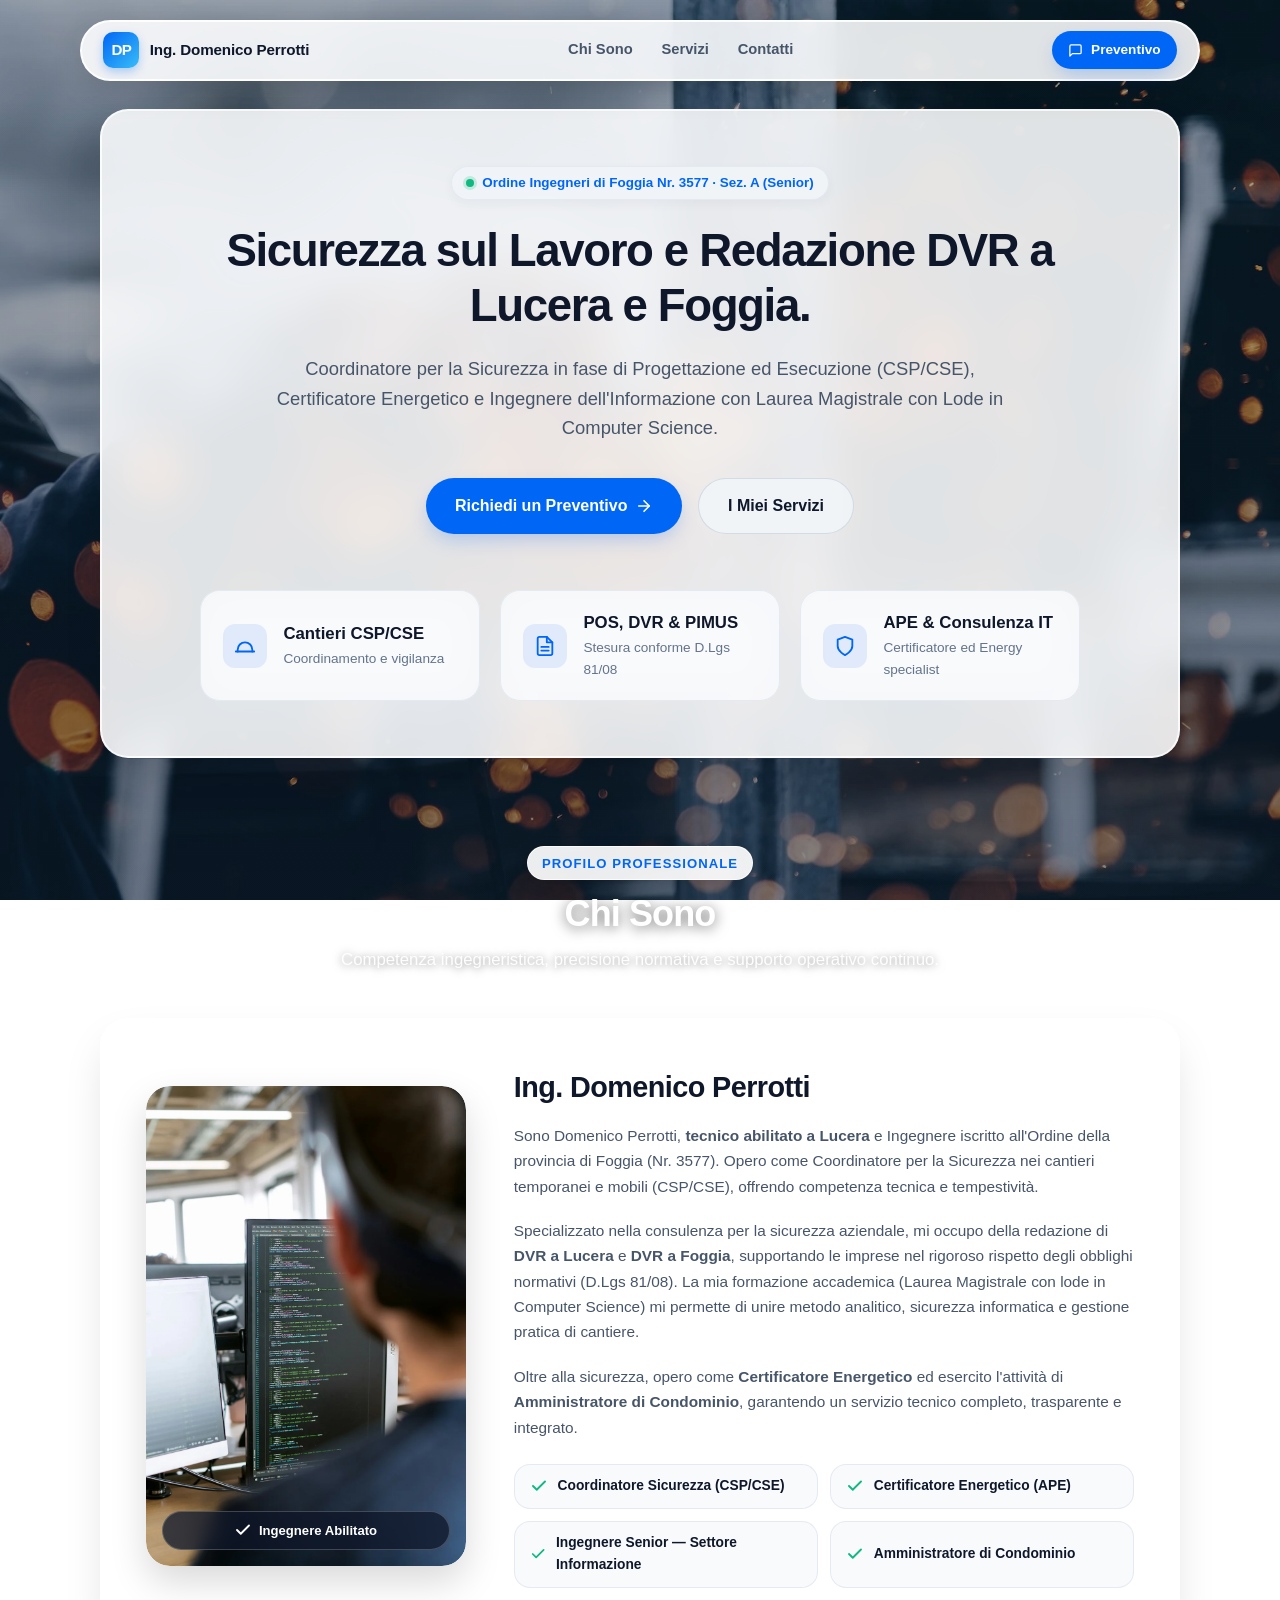
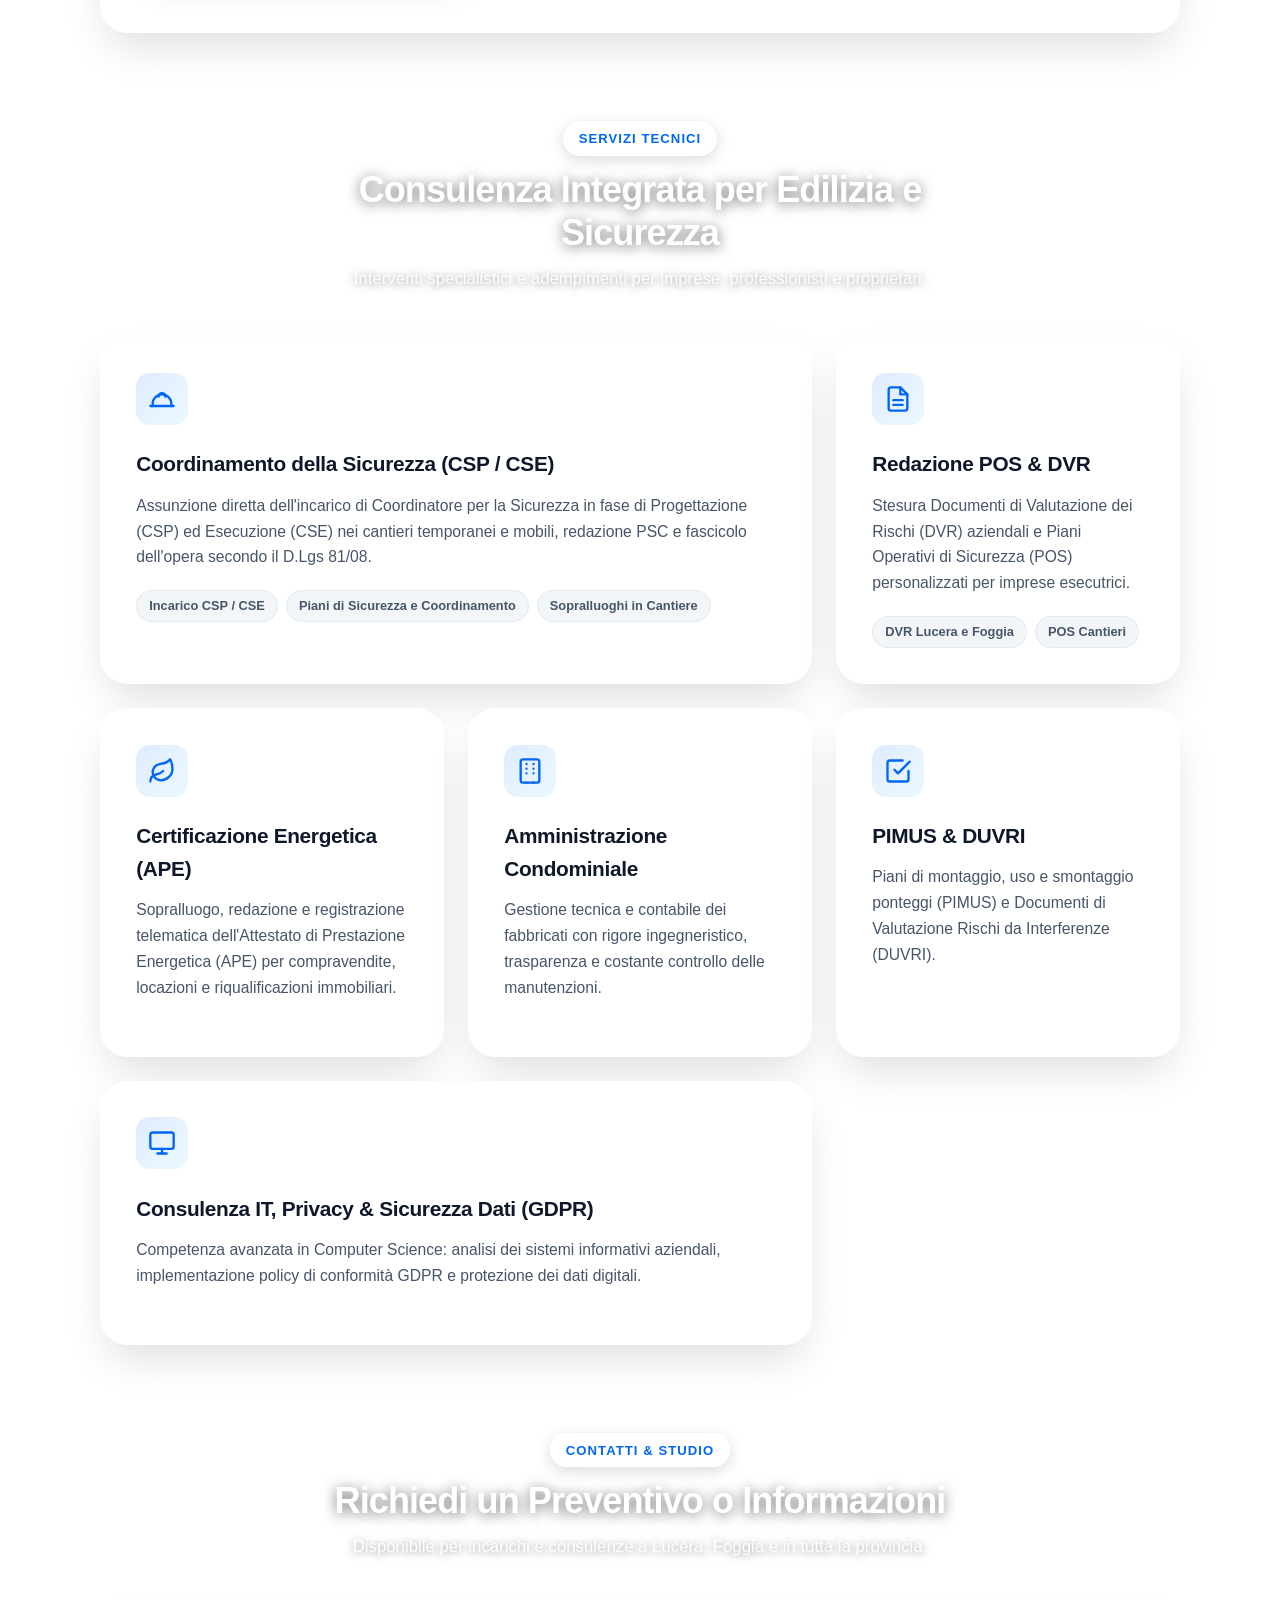
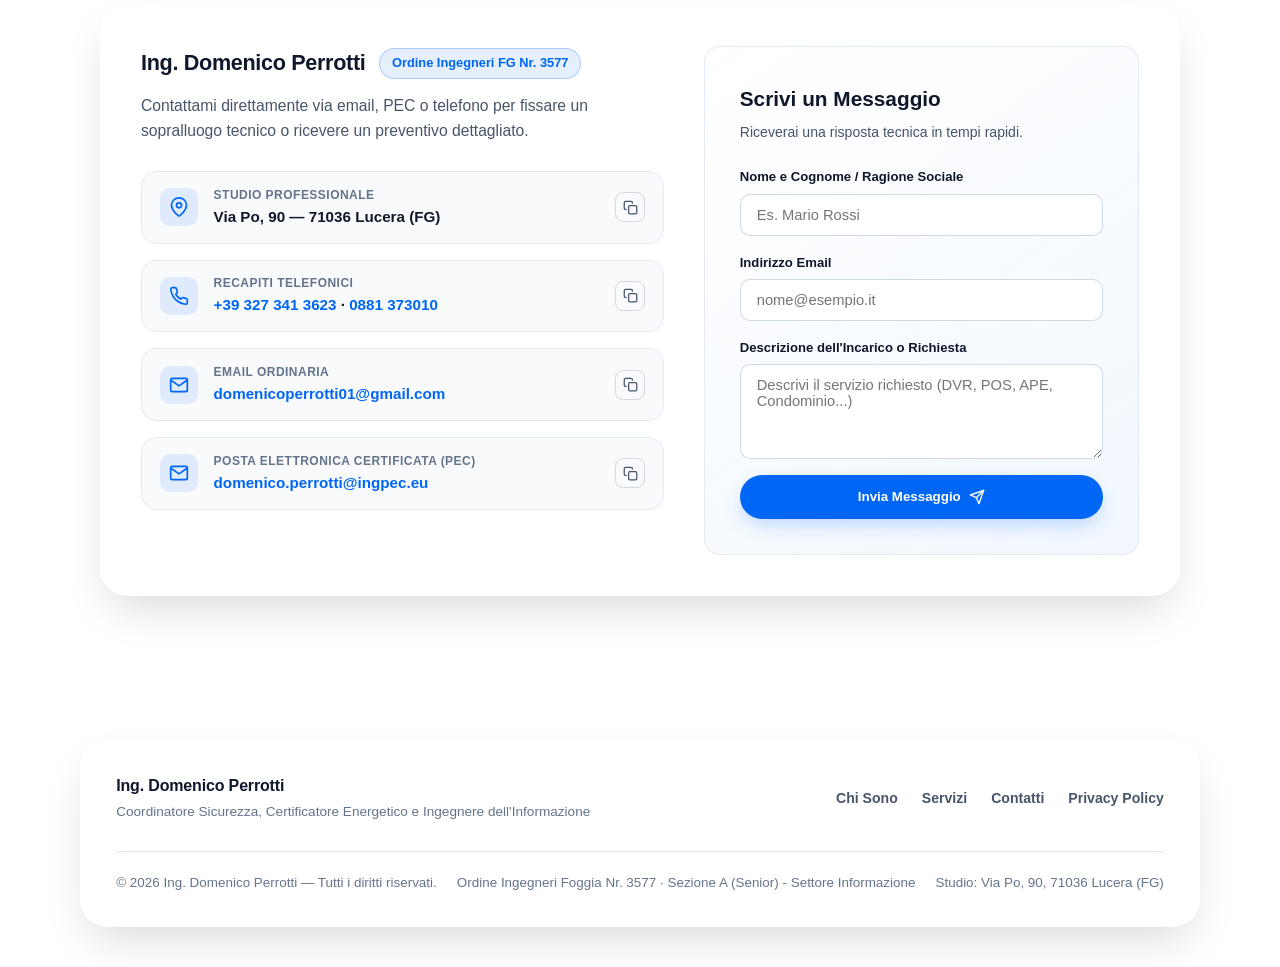
<file: index.html>
<!DOCTYPE html>
<html lang="it">

<head>
    <meta charset="UTF-8">
    <meta name="viewport" content="width=device-width, initial-scale=1.0">
    <title>Ing. Domenico Perrotti | Redazione DVR a Lucera e Foggia | Sicurezza sul Lavoro</title>
    <meta name="description"
        content="Ing. Domenico Perrotti: Redazione Documento Valutazione Rischi (DVR) a Lucera e Foggia. Coordinatore Sicurezza CSP/CSE e Certificatore Energetico.">
    <meta name="keywords"
        content="Tecnici abilitati piani sicurezza Foggia, Ingegnere, Redazione POS Foggia, DVR Foggia, Coordinatore Sicurezza Foggia, Ing. Domenico Perrotti, Lucera, Sicurezza Cantieri">
    <meta name="theme-color" content="#0066f5">

    <meta name="google-site-verification" content="3owK7jIBkP3UJEfsJWdLj-ApVMctesGj8ihE9ozPap8" />

    <!-- Favicon Originali del sito -->
    <link rel="icon" type="image/png" href="img/favicon-96x96.png" sizes="96x96" />
    <link rel="icon" type="image/svg+xml" href="img/favicon.svg" />
    <link rel="shortcut icon" href="img/favicon.ico" />
    <link rel="apple-touch-icon" sizes="180x180" href="img/apple-touch-icon.png" />
    <link rel="manifest" href="img/site.webmanifest" />

    <!-- Canonical URL -->
    <link rel="canonical" href="https://domenicope.github.io/">

    <!-- Open Graph / Facebook -->
    <meta property="og:type" content="website">
    <meta property="og:url" content="https://domenicope.github.io/">
    <meta property="og:title" content="Ing. Domenico Perrotti | Redazione DVR a Lucera e Foggia | Sicurezza sul Lavoro">
    <meta property="og:description"
        content="Ing. Domenico Perrotti: Redazione Documento Valutazione Rischi (DVR) a Lucera e Foggia. Coordinatore Sicurezza CSP/CSE e Certificatore Energetico.">
    <meta property="og:image" content="https://domenicope.github.io/img/profile.jpg">

    <!-- Twitter -->
    <meta property="twitter:card" content="summary_large_image">
    <meta property="twitter:url" content="https://domenicope.github.io/">
    <meta property="twitter:title"
        content="Ing. Domenico Perrotti | Redazione DVR a Lucera e Foggia | Sicurezza sul Lavoro">
    <meta property="twitter:description"
        content="Ing. Domenico Perrotti: Redazione Documento Valutazione Rischi (DVR) a Lucera e Foggia. Coordinatore Sicurezza CSP/CSE e Certificatore Energetico.">
    <meta property="twitter:image" content="https://domenicope.github.io/img/profile.jpg">

    <!-- Google Fonts: Inter -->
    <link rel="preconnect" href="https://fonts.googleapis.com">
    <link rel="preconnect" href="https://fonts.gstatic.com" crossorigin>
    <link href="https://fonts.googleapis.com/css2?family=Inter:wght@300;400;500;600;700;800&display=swap" rel="stylesheet">

    <link rel="stylesheet" href="style.css">

    <!-- CSP -->
    <meta http-equiv="Content-Security-Policy" content="
    default-src 'self';
    script-src 'self' 'unsafe-inline';
    style-src 'self' 'unsafe-inline' https://fonts.googleapis.com;
    font-src 'self' https://fonts.gstatic.com;
    img-src 'self' data:;
    form-action 'self' https://formspree.io;
    connect-src 'self' https://formspree.io;
    ">

    <!-- Structured Data (Schema.org JSON-LD) -->
    <script type="application/ld+json">
    {
      "@context": "https://schema.org",
      "@type": "ProfessionalService",
      "name": "Ing. Domenico Perrotti",
      "image": "https://domenicope.github.io/img/profile.jpg",
      "@id": "https://domenicope.github.io",
      "url": "https://domenicope.github.io",
      "telephone": "+393273413623",
      "address": {
        "@type": "PostalAddress",
        "streetAddress": "Via Po, 90",
        "addressLocality": "Lucera",
        "addressRegion": "FG",
        "postalCode": "71036",
        "addressCountry": "IT"
      },
      "geo": {
        "@type": "GeoCoordinates",
        "latitude": 41.5000,
        "longitude": 15.3333
      },
      "areaServed": [
        {
            "@type": "City",
            "name": "Lucera"
        },
        {
            "@type": "City",
            "name": "Foggia"
        },
        {
            "@type": "AdministrativeArea",
            "name": "Provincia di Foggia"
        }
      ],
      "description": "Tecnico abilitato alla redazione dei piani di sicurezza (POS, DVR, PIMUS) in provincia di Foggia. Coordinatore Sicurezza CSP/CSE e Certificatore Energetico.",
      "priceRange": "$$"
    }
    </script>
</head>

<body>
    <!-- Sfondo fotografico cantiere originale sempre visibile e fisso con overlay di profondità -->
    <div class="bg-fixed"></div>
    <div class="bg-overlay"></div>

    <!-- Floating Glass Header (Apple/Revolut island style con shrink dinamico) -->
    <header class="glass-header">
        <nav class="nav-container">
            <div class="brand-logo">
                <span class="logo-icon logo-monogram">
                    DP
                </span>
                <span class="logo-text">Ing. Domenico Perrotti</span>
            </div>

            <div class="nav-menu">
                <a href="#chi-sono" class="nav-link">Chi Sono</a>
                <a href="#servizi" class="nav-link">Servizi</a>
                <a href="#contatti" class="nav-link">Contatti</a>
            </div>

            <div class="nav-cta">
                <a href="#contatti" class="btn btn-sm btn-primary">
                    <svg width="15" height="15" viewBox="0 0 24 24" fill="none" stroke="currentColor" stroke-width="2" stroke-linecap="round" stroke-linejoin="round">
                        <path d="M21 15a2 2 0 0 1-2 2H7l-4 4V5a2 2 0 0 1 2-2h14a2 2 0 0 1 2 2z"></path>
                    </svg>
                    <span>Preventivo</span>
                </a>
            </div>
        </nav>
    </header>

    <main class="main-wrapper">
        <!-- Hero Section Glass Card -->
        <section id="home" class="hero-section glass-card">
            <div class="pill-badge">
                <span class="badge-dot"></span>
                <span>Ordine Ingegneri di Foggia Nr. 3577 · Sez. A (Senior)</span>
            </div>

            <h1 class="hero-title">
                Sicurezza sul Lavoro e Redazione DVR a Lucera e Foggia.
            </h1>

            <p class="hero-subtitle">
                Coordinatore per la Sicurezza in fase di Progettazione ed Esecuzione (CSP/CSE), Certificatore Energetico e Ingegnere dell'Informazione con Laurea Magistrale con Lode in Computer Science.
            </p>

            <div class="hero-actions">
                <a href="#contatti" class="btn btn-lg btn-primary">
                    <span>Richiedi un Preventivo</span>
                    <svg width="18" height="18" viewBox="0 0 24 24" fill="none" stroke="currentColor" stroke-width="2.2" stroke-linecap="round" stroke-linejoin="round">
                        <line x1="5" y1="12" x2="19" y2="12"></line>
                        <polyline points="12 5 19 12 12 19"></polyline>
                    </svg>
                </a>
                <a href="#servizi" class="btn btn-lg btn-glass">
                    <span>I Miei Servizi</span>
                </a>
            </div>

            <!-- Quick Metrics / Highlights -->
            <div class="metrics-grid">
                <div class="metric-card glass-card-nested">
                    <div class="metric-icon">
                        <svg width="22" height="22" viewBox="0 0 24 24" fill="none" stroke="currentColor" stroke-width="2" stroke-linecap="round" stroke-linejoin="round">
                            <path d="M2 18h20"></path>
                            <path d="M4 18v-2a8 8 0 0 1 16 0v2"></path>
                        </svg>
                    </div>
                    <div class="metric-info">
                        <span class="metric-val">Cantieri CSP/CSE</span>
                        <span class="metric-desc">Coordinamento e vigilanza</span>
                    </div>
                </div>

                <div class="metric-card glass-card-nested">
                    <div class="metric-icon">
                        <svg width="22" height="22" viewBox="0 0 24 24" fill="none" stroke="currentColor" stroke-width="2" stroke-linecap="round" stroke-linejoin="round">
                            <path d="M14 2H6a2 2 0 0 0-2 2v16a2 2 0 0 0 2 2h12a2 2 0 0 0 2-2V8z"></path>
                            <polyline points="14 2 14 8 20 8"></polyline>
                            <line x1="16" y1="13" x2="8" y2="13"></line>
                            <line x1="16" y1="17" x2="8" y2="17"></line>
                        </svg>
                    </div>
                    <div class="metric-info">
                        <span class="metric-val">POS, DVR & PIMUS</span>
                        <span class="metric-desc">Stesura conforme D.Lgs 81/08</span>
                    </div>
                </div>

                <div class="metric-card glass-card-nested">
                    <div class="metric-icon">
                        <svg width="22" height="22" viewBox="0 0 24 24" fill="none" stroke="currentColor" stroke-width="2" stroke-linecap="round" stroke-linejoin="round">
                            <path d="M12 22s8-4 8-10V5l-8-3-8 3v7c0 6 8 10 8 10z"></path>
                        </svg>
                    </div>
                    <div class="metric-info">
                        <span class="metric-val">APE & Consulenza IT</span>
                        <span class="metric-desc">Certificatore ed Energy specialist</span>
                    </div>
                </div>
            </div>
        </section>

        <!-- About Section (Apple Frosted Glass Profile) -->
        <section id="chi-sono" class="content-section">
            <div class="section-header">
                <span class="section-tag">Profilo Professionale</span>
                <h2 class="section-title">Chi Sono</h2>
                <p class="section-desc">Competenza ingegneristica, precisione normativa e supporto operativo continuo.</p>
            </div>

            <div class="about-card glass-card">
                <div class="about-layout">
                    <div class="about-image-wrapper">
                        <picture>
                            <source srcset="img/profile.webp" type="image/webp">
                            <img src="img/profile.jpg" alt="Ing. Domenico Perrotti" class="profile-img">
                        </picture>
                        <div class="profile-badge">
                            <svg width="18" height="18" viewBox="0 0 24 24" fill="none" stroke="#ffffff" stroke-width="2.5" stroke-linecap="round" stroke-linejoin="round"><polyline points="20 6 9 17 4 12"></polyline></svg>
                            <span>Ingegnere Abilitato</span>
                        </div>
                    </div>

                    <div class="about-text-content">
                        <h3>Ing. Domenico Perrotti</h3>
                        <p class="about-lead">
                            Sono Domenico Perrotti, <strong>tecnico abilitato a Lucera</strong> e Ingegnere iscritto all'Ordine della provincia di Foggia (Nr. 3577). Opero come Coordinatore per la Sicurezza nei cantieri temporanei e mobili (CSP/CSE), offrendo competenza tecnica e tempestività.
                        </p>
                        <p>
                            Specializzato nella consulenza per la sicurezza aziendale, mi occupo della redazione di <strong>DVR a Lucera</strong> e <strong>DVR a Foggia</strong>, supportando le imprese nel rigoroso rispetto degli obblighi normativi (D.Lgs 81/08). La mia formazione accademica (Laurea Magistrale con lode in Computer Science) mi permette di unire metodo analitico, sicurezza informatica e gestione pratica di cantiere.
                        </p>
                        <p>
                            Oltre alla sicurezza, opero come <strong>Certificatore Energetico</strong> ed esercito l'attività di <strong>Amministratore di Condominio</strong>, garantendo un servizio tecnico completo, trasparente e integrato.
                        </p>

                        <div class="about-badges-grid">
                            <div class="spec-pill">
                                <svg width="18" height="18" viewBox="0 0 24 24" fill="none" stroke="#10b981" stroke-width="2.5" stroke-linecap="round" stroke-linejoin="round"><polyline points="20 6 9 17 4 12"></polyline></svg>
                                <span>Coordinatore Sicurezza (CSP/CSE)</span>
                            </div>
                            <div class="spec-pill">
                                <svg width="18" height="18" viewBox="0 0 24 24" fill="none" stroke="#10b981" stroke-width="2.5" stroke-linecap="round" stroke-linejoin="round"><polyline points="20 6 9 17 4 12"></polyline></svg>
                                <span>Certificatore Energetico (APE)</span>
                            </div>
                            <div class="spec-pill">
                                <svg width="18" height="18" viewBox="0 0 24 24" fill="none" stroke="#10b981" stroke-width="2.5" stroke-linecap="round" stroke-linejoin="round"><polyline points="20 6 9 17 4 12"></polyline></svg>
                                <span>Ingegnere Senior — Settore Informazione</span>
                            </div>
                            <div class="spec-pill">
                                <svg width="18" height="18" viewBox="0 0 24 24" fill="none" stroke="#10b981" stroke-width="2.5" stroke-linecap="round" stroke-linejoin="round"><polyline points="20 6 9 17 4 12"></polyline></svg>
                                <span>Amministratore di Condominio</span>
                            </div>
                        </div>
                    </div>
                </div>
            </div>
        </section>

        <!-- Services Bento Grid -->
        <section id="servizi" class="content-section">
            <div class="section-header">
                <span class="section-tag">Servizi Tecnici</span>
                <h2 class="section-title">Consulenza Integrata per Edilizia e Sicurezza</h2>
                <p class="section-desc">Interventi specialistici e adempimenti per imprese, professionisti e proprietari.</p>
            </div>

            <div class="bento-grid">
                <!-- Bento Card 1: Coordinamento Sicurezza (Large) -->
                <div class="bento-card bento-span-2 glass-card">
                    <div class="bento-icon-wrapper">
                        <svg width="28" height="28" viewBox="0 0 24 24" fill="none" stroke="currentColor" stroke-width="2" stroke-linecap="round" stroke-linejoin="round">
                            <path d="M2 18h20"></path>
                            <path d="M4 18v-2a8 8 0 0 1 16 0v2"></path>
                            <path d="M9 10a3 3 0 0 1 6 0"></path>
                        </svg>
                    </div>
                    <div class="bento-content">
                        <h3>Coordinamento della Sicurezza (CSP / CSE)</h3>
                        <p>
                            Assunzione diretta dell'incarico di Coordinatore per la Sicurezza in fase di Progettazione (CSP) ed Esecuzione (CSE) nei cantieri temporanei e mobili, redazione PSC e fascicolo dell'opera secondo il D.Lgs 81/08.
                        </p>
                        <div class="bento-pills">
                            <span class="feature-pill">Incarico CSP / CSE</span>
                            <span class="feature-pill">Piani di Sicurezza e Coordinamento</span>
                            <span class="feature-pill">Sopralluoghi in Cantiere</span>
                        </div>
                    </div>
                </div>

                <!-- Bento Card 2: POS & DVR -->
                <div class="bento-card glass-card">
                    <div class="bento-icon-wrapper">
                        <svg width="28" height="28" viewBox="0 0 24 24" fill="none" stroke="currentColor" stroke-width="2" stroke-linecap="round" stroke-linejoin="round">
                            <path d="M14 2H6a2 2 0 0 0-2 2v16a2 2 0 0 0 2 2h12a2 2 0 0 0 2-2V8z"></path>
                            <polyline points="14 2 14 8 20 8"></polyline>
                            <line x1="16" y1="13" x2="8" y2="13"></line>
                            <line x1="16" y1="17" x2="8" y2="17"></line>
                        </svg>
                    </div>
                    <div class="bento-content">
                        <h3>Redazione POS & DVR</h3>
                        <p>
                            Stesura Documenti di Valutazione dei Rischi (DVR) aziendali e Piani Operativi di Sicurezza (POS) personalizzati per imprese esecutrici.
                        </p>
                        <div class="bento-pills">
                            <span class="feature-pill">DVR Lucera e Foggia</span>
                            <span class="feature-pill">POS Cantieri</span>
                        </div>
                    </div>
                </div>

                <!-- Bento Card 3: Certificazione Energetica -->
                <div class="bento-card glass-card">
                    <div class="bento-icon-wrapper">
                        <svg width="28" height="28" viewBox="0 0 24 24" fill="none" stroke="currentColor" stroke-width="2" stroke-linecap="round" stroke-linejoin="round">
                            <path d="M11 20A7 7 0 0 1 9.8 6.1C15.5 5 17 4.48 19 2c1 2 2 4.18 2 8 0 5.5-4.78 10-10 10Z"></path>
                            <path d="M2 21c0-3 1.85-5.36 5.08-6C9.5 14.52 12 13 13 12"></path>
                        </svg>
                    </div>
                    <div class="bento-content">
                        <h3>Certificazione Energetica (APE)</h3>
                        <p>
                            Sopralluogo, redazione e registrazione telematica dell'Attestato di Prestazione Energetica (APE) per compravendite, locazioni e riqualificazioni immobiliari.
                        </p>
                    </div>
                </div>

                <!-- Bento Card 4: Amministrazione Condominiale -->
                <div class="bento-card glass-card">
                    <div class="bento-icon-wrapper">
                        <svg width="28" height="28" viewBox="0 0 24 24" fill="none" stroke="currentColor" stroke-width="2" stroke-linecap="round" stroke-linejoin="round">
                            <rect x="4" y="2" width="16" height="20" rx="2" ry="2"></rect>
                            <line x1="9" y1="22" x2="9" y2="22.01"></line>
                            <line x1="15" y1="22" x2="15" y2="22.01"></line>
                            <line x1="9" y1="6" x2="9" y2="6.01"></line>
                            <line x1="15" y1="6" x2="15" y2="6.01"></line>
                            <line x1="9" y1="10" x2="9" y2="10.01"></line>
                            <line x1="15" y1="10" x2="15" y2="10.01"></line>
                            <line x1="9" y1="14" x2="9" y2="14.01"></line>
                            <line x1="15" y1="14" x2="15" y2="14.01"></line>
                        </svg>
                    </div>
                    <div class="bento-content">
                        <h3>Amministrazione Condominiale</h3>
                        <p>
                            Gestione tecnica e contabile dei fabbricati con rigore ingegneristico, trasparenza e costante controllo delle manutenzioni.
                        </p>
                    </div>
                </div>

                <!-- Bento Card 5: PIMUS & DUVRI -->
                <div class="bento-card glass-card">
                    <div class="bento-icon-wrapper">
                        <svg width="28" height="28" viewBox="0 0 24 24" fill="none" stroke="currentColor" stroke-width="2" stroke-linecap="round" stroke-linejoin="round">
                            <polyline points="9 11 12 14 22 4"></polyline>
                            <path d="M21 12v7a2 2 0 0 1-2 2H5a2 2 0 0 1-2-2V5a2 2 0 0 1 2-2h11"></path>
                        </svg>
                    </div>
                    <div class="bento-content">
                        <h3>PIMUS & DUVRI</h3>
                        <p>
                            Piani di montaggio, uso e smontaggio ponteggi (PIMUS) e Documenti di Valutazione Rischi da Interferenze (DUVRI).
                        </p>
                    </div>
                </div>

                <!-- Bento Card 6: Consulenza IT & Cyber Security -->
                <div class="bento-card bento-span-2 glass-card">
                    <div class="bento-icon-wrapper">
                        <svg width="28" height="28" viewBox="0 0 24 24" fill="none" stroke="currentColor" stroke-width="2" stroke-linecap="round" stroke-linejoin="round">
                            <rect x="2" y="3" width="20" height="14" rx="2" ry="2"></rect>
                            <line x1="8" y1="21" x2="16" y2="21"></line>
                            <line x1="12" y1="17" x2="12" y2="21"></line>
                        </svg>
                    </div>
                    <div class="bento-content">
                        <h3>Consulenza IT, Privacy & Sicurezza Dati (GDPR)</h3>
                        <p>
                            Competenza avanzata in Computer Science: analisi dei sistemi informativi aziendali, implementazione policy di conformità GDPR e protezione dei dati digitali.
                        </p>
                    </div>
                </div>
            </div>
        </section>

        <!-- Contact Section (Revolut Style Card with Integrated Formspree Form) -->
        <section id="contatti" class="content-section">
            <div class="section-header">
                <span class="section-tag">Contatti & Studio</span>
                <h2 class="section-title">Richiedi un Preventivo o Informazioni</h2>
                <p class="section-desc">Disponibile per incarichi e consulenze a Lucera, Foggia e in tutta la provincia.</p>
            </div>

            <div class="contact-card glass-card">
                <div class="contact-layout">
                    <!-- Left: Contact Details -->
                    <div class="contact-details">
                        <div class="company-badge-row">
                            <span class="company-name">Ing. Domenico Perrotti</span>
                            <span class="vat-badge">Ordine Ingegneri FG Nr. 3577</span>
                        </div>

                        <p class="company-intro">
                            Contattami direttamente via email, PEC o telefono per fissare un sopralluogo tecnico o ricevere un preventivo dettagliato.
                        </p>

                        <div class="info-list">
                            <div class="info-item">
                                <div class="info-icon">
                                    <svg width="20" height="20" viewBox="0 0 24 24" fill="none" stroke="currentColor" stroke-width="2" stroke-linecap="round" stroke-linejoin="round">
                                        <path d="M21 10c0 7-9 13-9 13s-9-6-9-13a9 9 0 0 1 18 0z"></path>
                                        <circle cx="12" cy="10" r="3"></circle>
                                    </svg>
                                </div>
                                <div class="info-text">
                                    <span class="label">Studio Professionale</span>
                                    <span class="val">Via Po, 90 — 71036 Lucera (FG)</span>
                                </div>
                                <button type="button" class="btn-copy" onclick="copyText('Via Po, 90, 71036 Lucera (FG)', this)" title="Copia indirizzo">
                                    <svg width="15" height="15" viewBox="0 0 24 24" fill="none" stroke="currentColor" stroke-width="2" stroke-linecap="round" stroke-linejoin="round">
                                        <rect x="9" y="9" width="13" height="13" rx="2" ry="2"></rect>
                                        <path d="M5 15H4a2 2 0 0 1-2-2V4a2 2 0 0 1 2-2h9a2 2 0 0 1 2 2v1"></path>
                                    </svg>
                                </button>
                            </div>

                            <div class="info-item">
                                <div class="info-icon">
                                    <svg width="20" height="20" viewBox="0 0 24 24" fill="none" stroke="currentColor" stroke-width="2" stroke-linecap="round" stroke-linejoin="round">
                                        <path d="M22 16.92v3a2 2 0 0 1-2.18 2 19.79 19.79 0 0 1-8.63-3.07 19.5 19.5 0 0 1-6-6 19.79 19.79 0 0 1-3.07-8.67A2 2 0 0 1 4.11 2h3a2 2 0 0 1 2 1.72 12.84 12.84 0 0 0 .7 2.81 2 2 0 0 1-.45 2.11L8.09 9.91a16 16 0 0 0 6 6l1.27-1.27a2 2 0 0 1 2.11-.45 12.84 12.84 0 0 0 2.81.7A2 2 0 0 1 22 16.92z"></path>
                                    </svg>
                                </div>
                                <div class="info-text">
                                    <span class="label">Recapiti Telefonici</span>
                                    <span class="val"><a href="tel:3273413623" class="val-link">+39 327 341 3623</a> · <a href="tel:0881373010" class="val-link">0881 373010</a></span>
                                </div>
                                <button type="button" class="btn-copy" onclick="copyText('+39 327 341 3623', this)" title="Copia Telefono">
                                    <svg width="15" height="15" viewBox="0 0 24 24" fill="none" stroke="currentColor" stroke-width="2" stroke-linecap="round" stroke-linejoin="round">
                                        <rect x="9" y="9" width="13" height="13" rx="2" ry="2"></rect>
                                        <path d="M5 15H4a2 2 0 0 1-2-2V4a2 2 0 0 1 2-2h9a2 2 0 0 1 2 2v1"></path>
                                    </svg>
                                </button>
                            </div>

                            <div class="info-item">
                                <div class="info-icon">
                                    <svg width="20" height="20" viewBox="0 0 24 24" fill="none" stroke="currentColor" stroke-width="2" stroke-linecap="round" stroke-linejoin="round">
                                        <path d="M4 4h16c1.1 0 2 .9 2 2v12c0 1.1-.9 2-2 2H4c-1.1 0-2-.9-2-2V6c0-1.1.9-2 2-2z"></path>
                                        <polyline points="22,6 12,13 2,6"></polyline>
                                    </svg>
                                </div>
                                <div class="info-text">
                                    <span class="label">Email Ordinaria</span>
                                    <a href="mailto:domenicoperrotti01@gmail.com" class="val val-link">domenicoperrotti01@gmail.com</a>
                                </div>
                                <button type="button" class="btn-copy" onclick="copyText('domenicoperrotti01@gmail.com', this)" title="Copia Email">
                                    <svg width="15" height="15" viewBox="0 0 24 24" fill="none" stroke="currentColor" stroke-width="2" stroke-linecap="round" stroke-linejoin="round">
                                        <rect x="9" y="9" width="13" height="13" rx="2" ry="2"></rect>
                                        <path d="M5 15H4a2 2 0 0 1-2-2V4a2 2 0 0 1 2-2h9a2 2 0 0 1 2 2v1"></path>
                                    </svg>
                                </button>
                            </div>

                            <div class="info-item">
                                <div class="info-icon">
                                    <svg width="20" height="20" viewBox="0 0 24 24" fill="none" stroke="currentColor" stroke-width="2" stroke-linecap="round" stroke-linejoin="round">
                                        <path d="M4 4h16c1.1 0 2 .9 2 2v12c0 1.1-.9 2-2 2H4c-1.1 0-2-.9-2-2V6c0-1.1.9-2 2-2z"></path>
                                        <polyline points="22,6 12,13 2,6"></polyline>
                                    </svg>
                                </div>
                                <div class="info-text">
                                    <span class="label">Posta Elettronica Certificata (PEC)</span>
                                    <a href="mailto:domenico.perrotti@ingpec.eu" class="val val-link">domenico.perrotti@ingpec.eu</a>
                                </div>
                                <button type="button" class="btn-copy" onclick="copyText('domenico.perrotti@ingpec.eu', this)" title="Copia PEC">
                                    <svg width="15" height="15" viewBox="0 0 24 24" fill="none" stroke="currentColor" stroke-width="2" stroke-linecap="round" stroke-linejoin="round">
                                        <rect x="9" y="9" width="13" height="13" rx="2" ry="2"></rect>
                                        <path d="M5 15H4a2 2 0 0 1-2-2V4a2 2 0 0 1 2-2h9a2 2 0 0 1 2 2v1"></path>
                                    </svg>
                                </button>
                            </div>
                        </div>
                    </div>

                    <!-- Right: Modern Formspree Contact Form -->
                    <div class="contact-form-box glass-card-nested">
                        <h3 class="form-title">Scrivi un Messaggio</h3>
                        <p class="form-subtitle">Riceverai una risposta tecnica in tempi rapidi.</p>

                        <form action="https://formspree.io/f/xnnkkzyp" method="post" class="glass-form">
                            <div class="form-group">
                                <label for="name">Nome e Cognome / Ragione Sociale</label>
                                <input type="text" id="name" name="name" placeholder="Es. Mario Rossi" required class="form-input">
                            </div>

                            <div class="form-group">
                                <label for="email">Indirizzo Email</label>
                                <input type="email" id="email" name="email" placeholder="nome@esempio.it" required class="form-input">
                            </div>

                            <div class="form-group">
                                <label for="message">Descrizione dell'Incarico o Richiesta</label>
                                <textarea id="message" name="message" rows="4" placeholder="Descrivi il servizio richiesto (DVR, POS, APE, Condominio...)" required class="form-input form-textarea"></textarea>
                            </div>

                            <button type="submit" class="btn btn-block btn-primary">
                                <span>Invia Messaggio</span>
                                <svg width="16" height="16" viewBox="0 0 24 24" fill="none" stroke="currentColor" stroke-width="2" stroke-linecap="round" stroke-linejoin="round"><line x1="22" y1="2" x2="11" y2="13"></line><polygon points="22 2 15 22 11 13 2 9 22 2"></polygon></svg>
                            </button>
                        </form>
                    </div>
                </div>
            </div>
        </section>
    </main>

    <!-- Clean Apple-style Minimal Footer -->
    <footer class="glass-footer">
        <div class="footer-container">
            <div class="footer-top">
                <div class="footer-brand">
                    <span class="logo-text">Ing. Domenico Perrotti</span>
                    <p class="footer-tagline">Coordinatore Sicurezza, Certificatore Energetico e Ingegnere dell'Informazione</p>
                </div>
                <div class="footer-nav">
                    <a href="#chi-sono">Chi Sono</a>
                    <a href="#servizi">Servizi</a>
                    <a href="#contatti">Contatti</a>
                    <a href="privacy.html">Privacy Policy</a>
                </div>
            </div>

            <div class="footer-divider"></div>

            <div class="footer-bottom">
                <p>&copy; <span id="year">2026</span> Ing. Domenico Perrotti — Tutti i diritti riservati.</p>
                <p class="footer-legal">Ordine Ingegneri Foggia Nr. 3577 · Sezione A (Senior) - Settore Informazione</p>
                <p class="footer-legal">Studio: Via Po, 90, 71036 Lucera (FG)</p>
            </div>
        </div>
    </footer>

    <!-- Toast Notification for Copy -->
    <div id="toast" class="toast">Testo copiato negli appunti!</div>

    <!-- Minimal Script (Vanilla JS - Zero Dependencies) -->
    <script>
        // Update Year
        document.getElementById('year').textContent = new Date().getFullYear();

        // Dynamic Header Shrink on Scroll (Apple-style)
        const header = document.querySelector('.glass-header');
        window.addEventListener('scroll', () => {
            if (window.scrollY > 40) {
                header.classList.add('scrolled');
            } else {
                header.classList.remove('scrolled');
            }
        }, { passive: true });

        // Smooth Scroll maintaining clean URL without #hash
        document.querySelectorAll('a[href^="#"]').forEach(anchor => {
            anchor.addEventListener('click', function(e) {
                const targetId = this.getAttribute('href');
                if (targetId && targetId !== '#') {
                    const targetElement = document.querySelector(targetId);
                    if (targetElement) {
                        e.preventDefault();
                        targetElement.scrollIntoView({ behavior: 'smooth' });
                    }
                }
            });
        });

        // Copy Helper
        function copyText(text, btnElement) {
            navigator.clipboard.writeText(text).then(function() {
                const toast = document.getElementById('toast');
                toast.classList.add('show');
                setTimeout(() => toast.classList.remove('show'), 2500);

                if (btnElement) {
                    btnElement.classList.add('copied');
                    setTimeout(() => btnElement.classList.remove('copied'), 1500);
                }
            }).catch(function(err) {
                console.error('Errore copia', err);
            });
        }
    </script>
</body>

</html>
</file>
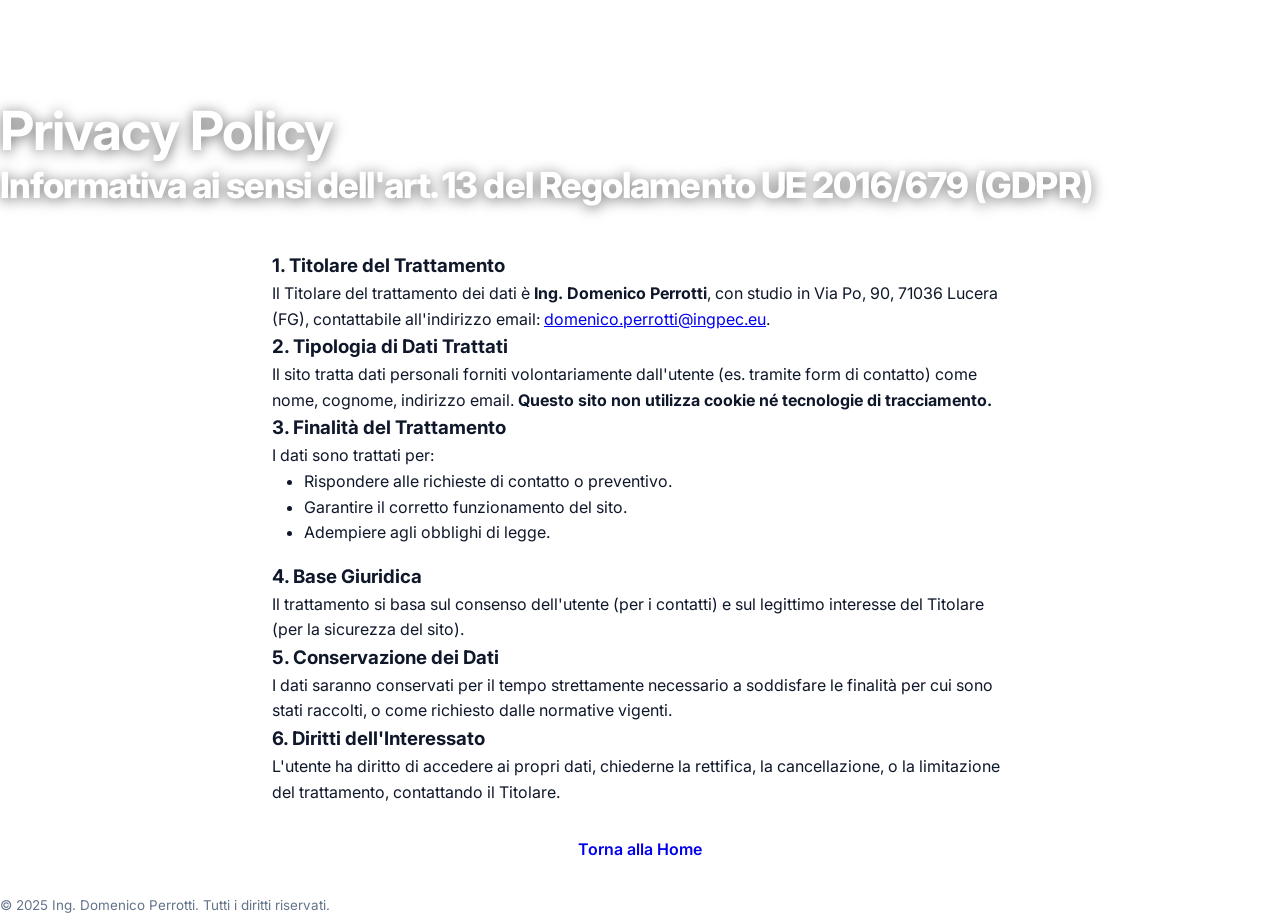
<file: privacy.html>
<!DOCTYPE html>
<html lang="it">

<head>
    <meta charset="UTF-8">
    <meta name="viewport" content="width=device-width, initial-scale=1.0">
    <title>Privacy Policy | Ing. Domenico Perrotti</title>
    <link rel="stylesheet" href="style.css">
    <link href="https://fonts.googleapis.com/css2?family=Inter:wght@300;400;600;700&display=swap" rel="stylesheet">
</head>

<body>
    <header style="position: relative; background: var(--bg-dark); color: white;">
        <nav>
            <div class="logo" style="color: white;">Ing. Domenico Perrotti</div>
            <ul class="nav-links">
                <li><a href="index.html" style="color: white;">Torna alla Home</a></li>
            </ul>
        </nav>
    </header>

    <section style="padding-top: 3rem;">
        <div class="section-title">
            <h1>Privacy Policy</h1>
            <p>Informativa ai sensi dell'art. 13 del Regolamento UE 2016/679 (GDPR)</p>
        </div>

        <div
            style="max-width: 800px; margin: 0 auto; background: white; padding: 2rem; border-radius: 8px; box-shadow: var(--shadow);">
            <h3>1. Titolare del Trattamento</h3>
            <p>Il Titolare del trattamento dei dati è <strong>Ing. Domenico Perrotti</strong>, con studio in Via Po, 90,
                71036 Lucera (FG), contattabile all'indirizzo email: <a
                    href="mailto:domenico.perrotti@ingpec.eu">domenico.perrotti@ingpec.eu</a>.</p>

            <h3>2. Tipologia di Dati Trattati</h3>
            <p>Il sito tratta dati personali forniti volontariamente dall'utente (es. tramite form di contatto) come
                nome, cognome, indirizzo email. <strong>Questo sito non utilizza cookie né tecnologie di
                    tracciamento.</strong></p>

            <h3>3. Finalità del Trattamento</h3>
            <p>I dati sono trattati per:</p>
            <ul style="list-style: disc; margin-left: 2rem; margin-bottom: 1rem;">
                <li>Rispondere alle richieste di contatto o preventivo.</li>
                <li>Garantire il corretto funzionamento del sito.</li>
                <li>Adempiere agli obblighi di legge.</li>
            </ul>

            <h3>4. Base Giuridica</h3>
            <p>Il trattamento si basa sul consenso dell'utente (per i contatti) e sul legittimo interesse del Titolare
                (per la sicurezza del sito).</p>

            <h3>5. Conservazione dei Dati</h3>
            <p>I dati saranno conservati per il tempo strettamente necessario a soddisfare le finalità per cui sono
                stati raccolti, o come richiesto dalle normative vigenti.</p>

            <h3>6. Diritti dell'Interessato</h3>
            <p>L'utente ha diritto di accedere ai propri dati, chiederne la rettifica, la cancellazione, o la
                limitazione del trattamento, contattando il Titolare.</p>

            <div style="margin-top: 2rem; text-align: center;">
                <a href="index.html" class="btn">Torna alla Home</a>
            </div>
        </div>
    </section>

    <footer>
        <div class="footer-bottom">
            <p>&copy; 2025 Ing. Domenico Perrotti. Tutti i diritti riservati.</p>
        </div>
    </footer>
</body>

</html>
</file>
<file: style.css>
/* ==========================================================================
   Ing. Domenico Perrotti | Portfolio & Servizi Ingegneria
   Design System: Apple & Revolut Glassmorphism (High-Precision Frosted Glass)
   ========================================================================== */

:root {
    /* Colors */
    --color-text-main: #0f172a;
    --color-text-muted: #475569;
    --color-text-light: #64748b;
    --color-primary: #0066f5;
    --color-primary-hover: #0052cc;
    --color-primary-glow: rgba(0, 102, 245, 0.28);
    
    /* Glass Surfaces */
    --glass-bg: rgba(255, 255, 255, 0.88);
    --glass-bg-nested: rgba(248, 250, 252, 0.85);
    --glass-border: rgba(255, 255, 255, 0.8);
    --glass-border-subtle: rgba(226, 232, 240, 0.85);
    --glass-blur: blur(20px) saturate(180%);
    
    /* Shadows */
    --shadow-glass: 0 20px 45px -10px rgba(0, 0, 0, 0.15), 0 0 0 1px rgba(255, 255, 255, 0.85) inset;
    --shadow-glass-hover: 0 25px 50px -10px rgba(0, 102, 245, 0.2), 0 0 0 1px rgba(255, 255, 255, 0.95) inset;
    --shadow-button: 0 8px 20px -4px var(--color-primary-glow);

    /* Radii */
    --radius-pill: 9999px;
    --radius-card: 28px;
    --radius-sm: 16px;

    /* Transitions */
    --transition-smooth: all 0.3s cubic-bezier(0.16, 1, 0.3, 1);
}

/* Base Reset */
*, *::before, *::after {
    margin: 0;
    padding: 0;
    box-sizing: border-box;
}

html {
    scroll-behavior: smooth;
    font-size: 16px;
}

body {
    font-family: 'Inter', -apple-system, BlinkMacSystemFont, "Segoe UI", Roboto, sans-serif;
    color: var(--color-text-main);
    line-height: 1.6;
    overflow-x: hidden;
    position: relative;
    min-height: 100vh;
    -webkit-font-smoothing: antialiased;
    -moz-osx-font-smoothing: grayscale;
}

/* ==========================================================================
   Background: Immagine fotografica fissa, nitida e visibile
   ========================================================================== */
.bg-fixed {
    position: fixed;
    top: 0;
    left: 0;
    width: 100vw;
    height: 100vh;
    z-index: -2;
    background-image: url('img/hero-bg.webp'), url('img/hero-bg.jpg');
    background-size: cover;
    background-position: center center;
    background-repeat: no-repeat;
    transform: translateZ(0);
}

.bg-overlay {
    position: fixed;
    top: 0;
    left: 0;
    width: 100vw;
    height: 100vh;
    z-index: -1;
    background: linear-gradient(180deg, rgba(15, 23, 42, 0.35) 0%, rgba(15, 23, 42, 0.5) 100%);
    pointer-events: none;
}

/* Glass Component Base */
.glass-card {
    background: var(--glass-bg);
    backdrop-filter: var(--glass-blur);
    -webkit-backdrop-filter: var(--glass-blur);
    border: 1px solid var(--glass-border);
    border-radius: var(--radius-card);
    box-shadow: var(--shadow-glass);
    transition: var(--transition-smooth);
}

.glass-card:hover {
    box-shadow: var(--shadow-glass-hover);
    transform: translateY(-3px);
}

.glass-card-nested {
    background: var(--glass-bg-nested);
    backdrop-filter: var(--glass-blur);
    -webkit-backdrop-filter: var(--glass-blur);
    border: 1px solid var(--glass-border-subtle);
    border-radius: var(--radius-sm);
    transition: var(--transition-smooth);
}

/* ==========================================================================
   Header / Navbar (Floating Island with Apple-Style Scroll Shrink)
   ========================================================================== */
.glass-header {
    position: sticky;
    top: 1.25rem;
    z-index: 100;
    padding: 0 1.25rem;
    margin-bottom: 2rem;
    transition: top 0.35s cubic-bezier(0.16, 1, 0.3, 1), margin-bottom 0.35s cubic-bezier(0.16, 1, 0.3, 1);
}

.nav-container {
    max-width: 1120px;
    margin: 0 auto;
    padding: 0.65rem 1.4rem;
    display: flex;
    align-items: center;
    justify-content: space-between;
    background: rgba(255, 255, 255, 0.88);
    backdrop-filter: blur(20px) saturate(180%);
    -webkit-backdrop-filter: blur(20px) saturate(180%);
    border: 1px solid rgba(255, 255, 255, 0.95);
    border-radius: var(--radius-pill);
    box-shadow: 0 10px 30px rgba(0, 0, 0, 0.15), 0 0 0 1px rgba(255, 255, 255, 0.9) inset;
    transition: all 0.35s cubic-bezier(0.16, 1, 0.3, 1);
}

/* Scrolled / Shrunk State on Desktop */
.glass-header.scrolled {
    top: 0.75rem;
}

.glass-header.scrolled .nav-container {
    max-width: 920px;
    padding: 0.38rem 1.15rem;
    background: rgba(255, 255, 255, 0.92);
    backdrop-filter: blur(25px) saturate(200%);
    -webkit-backdrop-filter: blur(25px) saturate(200%);
    box-shadow: 0 14px 35px rgba(0, 0, 0, 0.2), 0 0 0 1px rgba(255, 255, 255, 0.95) inset;
}

.glass-header.scrolled .logo-icon {
    width: 30px;
    height: 30px;
    border-radius: 8px;
}

.glass-header.scrolled .logo-icon svg {
    width: 18px;
    height: 18px;
}

.glass-header.scrolled .logo-text {
    font-size: 0.88rem;
}

.glass-header.scrolled .nav-link {
    font-size: 0.86rem;
}

.glass-header.scrolled .btn-sm {
    padding: 0.4rem 0.85rem;
    font-size: 0.8rem;
}

/* Static Brand Logo */
.brand-logo {
    display: flex;
    align-items: center;
    gap: 0.65rem;
    user-select: none;
}

.logo-icon {
    display: flex;
    align-items: center;
    justify-content: center;
    width: 36px;
    height: 36px;
    background: linear-gradient(135deg, var(--color-primary), #38bdf8);
    color: #ffffff;
    border-radius: 10px;
    box-shadow: 0 4px 10px var(--color-primary-glow);
    transition: var(--transition-smooth);
}

.logo-monogram {
    font-weight: 800;
    font-size: 0.95rem;
    letter-spacing: -0.04em;
    user-select: none;
}

.glass-header.scrolled .logo-monogram {
    font-size: 0.8rem;
}

.logo-text {
    font-weight: 700;
    font-size: 0.95rem;
    letter-spacing: -0.01em;
    color: var(--color-text-main);
    transition: var(--transition-smooth);
}

.nav-menu {
    display: flex;
    align-items: center;
    gap: 1.8rem;
}

.nav-link {
    text-decoration: none;
    color: var(--color-text-muted);
    font-size: 0.92rem;
    font-weight: 600;
    transition: var(--transition-smooth);
}

.nav-link:hover {
    color: var(--color-primary);
}

/* ==========================================================================
   Buttons
   ========================================================================== */
.btn {
    display: inline-flex;
    align-items: center;
    justify-content: center;
    gap: 0.5rem;
    text-decoration: none;
    font-weight: 600;
    border-radius: var(--radius-pill);
    cursor: pointer;
    border: none;
    transition: var(--transition-smooth);
}

.btn-sm {
    padding: 0.5rem 1rem;
    font-size: 0.85rem;
}

.btn-lg {
    padding: 0.9rem 1.8rem;
    font-size: 1rem;
}

.btn-block {
    width: 100%;
    padding: 0.85rem 1.5rem;
}

.btn-primary {
    background: var(--color-primary);
    color: #ffffff;
    box-shadow: var(--shadow-button);
}

.btn-primary:hover {
    background: var(--color-primary-hover);
    transform: translateY(-2px);
    box-shadow: 0 12px 24px -6px var(--color-primary-glow);
}

.btn-primary:active {
    transform: translateY(0);
}

.btn-glass {
    background: rgba(241, 245, 249, 0.9);
    color: var(--color-text-main);
    border: 1px solid rgba(203, 213, 225, 0.8);
}

.btn-glass:hover {
    background: #ffffff;
    transform: translateY(-2px);
    box-shadow: 0 8px 18px rgba(15, 23, 42, 0.08);
}

/* ==========================================================================
   Layout Wrapper
   ========================================================================== */
.main-wrapper {
    max-width: 1120px;
    margin: 0 auto;
    padding: 1rem 1.25rem 4rem;
}

/* ==========================================================================
   Hero Section (Frosted Floating Card)
   ========================================================================== */
.hero-section {
    padding: 3.5rem 2.5rem;
    text-align: center;
    display: flex;
    flex-direction: column;
    align-items: center;
    margin-bottom: 2rem;
}

.pill-badge {
    display: inline-flex;
    align-items: center;
    gap: 0.5rem;
    padding: 0.35rem 0.9rem;
    background: rgba(241, 245, 249, 0.9);
    border: 1px solid rgba(226, 232, 240, 0.9);
    border-radius: var(--radius-pill);
    font-size: 0.84rem;
    font-weight: 600;
    color: var(--color-primary);
    box-shadow: 0 4px 12px rgba(15, 23, 42, 0.04);
    margin-bottom: 1.5rem;
}

.badge-dot {
    width: 8px;
    height: 8px;
    background: #10b981;
    border-radius: 50%;
    box-shadow: 0 0 0 3px rgba(16, 185, 129, 0.2);
}

.hero-title {
    font-size: 2.85rem;
    font-weight: 800;
    line-height: 1.2;
    letter-spacing: -0.03em;
    color: var(--color-text-main);
    max-width: 880px;
    margin-bottom: 1.3rem;
}

.hero-subtitle {
    font-size: 1.15rem;
    color: var(--color-text-muted);
    line-height: 1.6;
    max-width: 740px;
    margin-bottom: 2.2rem;
}

.hero-actions {
    display: flex;
    gap: 1rem;
    margin-bottom: 3.5rem;
}

/* Metrics Cards */
.metrics-grid {
    display: grid;
    grid-template-columns: repeat(3, 1fr);
    gap: 1.25rem;
    width: 100%;
    max-width: 880px;
}

.metric-card {
    display: flex;
    align-items: center;
    gap: 1rem;
    padding: 1.2rem 1.4rem;
    border-radius: 20px;
    text-align: left;
}

.metric-card:hover {
    background: #ffffff;
    transform: translateY(-2px);
    box-shadow: 0 8px 20px rgba(0, 0, 0, 0.06);
}

.metric-icon {
    display: flex;
    align-items: center;
    justify-content: center;
    width: 44px;
    height: 44px;
    border-radius: 12px;
    background: rgba(0, 102, 245, 0.1);
    color: var(--color-primary);
    flex-shrink: 0;
}

.metric-info {
    display: flex;
    flex-direction: column;
}

.metric-val {
    font-weight: 700;
    font-size: 1.05rem;
    color: var(--color-text-main);
}

.metric-desc {
    font-size: 0.85rem;
    color: var(--color-text-light);
}

/* ==========================================================================
   Content Sections General
   ========================================================================== */
.content-section {
    padding: 3.5rem 0 2rem;
}

.section-header {
    text-align: center;
    max-width: 680px;
    margin: 0 auto 2.75rem;
}

.section-tag {
    display: inline-block;
    padding: 0.35rem 0.9rem;
    background: rgba(255, 255, 255, 0.92);
    backdrop-filter: blur(12px);
    border: 1px solid rgba(255, 255, 255, 0.8);
    border-radius: var(--radius-pill);
    font-size: 0.82rem;
    font-weight: 700;
    text-transform: uppercase;
    letter-spacing: 0.08em;
    color: var(--color-primary);
    box-shadow: 0 4px 15px rgba(0, 0, 0, 0.15);
    margin-bottom: 0.75rem;
}

.section-title {
    font-size: 2.25rem;
    font-weight: 800;
    letter-spacing: -0.025em;
    line-height: 1.2;
    margin-bottom: 0.75rem;
    color: #ffffff;
    text-shadow: 0 2px 14px rgba(0, 0, 0, 0.6);
}

.section-desc {
    font-size: 1.05rem;
    color: rgba(255, 255, 255, 0.94);
    text-shadow: 0 1px 8px rgba(0, 0, 0, 0.5);
}

/* ==========================================================================
   About Section (Apple Frosted Glass Profile)
   ========================================================================== */
.about-card {
    padding: 2.8rem;
}

.about-layout {
    display: grid;
    grid-template-columns: 320px 1fr;
    gap: 3rem;
    align-items: center;
}

.about-image-wrapper {
    position: relative;
    border-radius: 24px;
    overflow: hidden;
    box-shadow: 0 16px 36px rgba(0, 0, 0, 0.15);
}

.profile-img {
    width: 100%;
    height: auto;
    display: block;
    object-fit: cover;
    border-radius: 24px;
    transition: var(--transition-smooth);
}

.about-card:hover .profile-img {
    transform: scale(1.03);
}

.profile-badge {
    position: absolute;
    bottom: 1rem;
    left: 1rem;
    right: 1rem;
    display: flex;
    align-items: center;
    justify-content: center;
    gap: 0.4rem;
    padding: 0.5rem 0.8rem;
    background: rgba(15, 23, 42, 0.75);
    backdrop-filter: blur(12px);
    border: 1px solid rgba(255, 255, 255, 0.2);
    border-radius: var(--radius-pill);
    color: #ffffff;
    font-size: 0.82rem;
    font-weight: 600;
}

.about-text-content h3 {
    font-size: 1.8rem;
    font-weight: 800;
    margin-bottom: 0.8rem;
    letter-spacing: -0.02em;
}

.about-lead {
    font-size: 1.08rem;
    line-height: 1.65;
    color: var(--color-text-main);
    margin-bottom: 1rem;
}

.about-text-content p {
    font-size: 0.96rem;
    color: var(--color-text-muted);
    line-height: 1.65;
    margin-bottom: 1.2rem;
}

.about-badges-grid {
    display: grid;
    grid-template-columns: repeat(2, 1fr);
    gap: 0.75rem;
    margin-top: 1.5rem;
}

.spec-pill {
    display: flex;
    align-items: center;
    gap: 0.6rem;
    padding: 0.65rem 0.95rem;
    background: rgba(248, 250, 252, 0.9);
    border: 1px solid rgba(226, 232, 240, 0.85);
    border-radius: var(--radius-sm);
    font-size: 0.86rem;
    font-weight: 600;
    color: var(--color-text-main);
    transition: var(--transition-smooth);
}

.spec-pill:hover {
    background: #ffffff;
    border-color: rgba(0, 102, 245, 0.3);
    transform: translateY(-2px);
}

/* ==========================================================================
   Bento Grid (Services)
   ========================================================================== */
.bento-grid {
    display: grid;
    grid-template-columns: repeat(3, 1fr);
    gap: 1.5rem;
}

.bento-card {
    padding: 2.2rem;
    display: flex;
    flex-direction: column;
    justify-content: flex-start;
}

.bento-span-2 {
    grid-column: span 2;
}

.bento-icon-wrapper {
    display: inline-flex;
    align-items: center;
    justify-content: center;
    width: 52px;
    height: 52px;
    border-radius: 14px;
    background: linear-gradient(135deg, rgba(0, 102, 245, 0.12), rgba(56, 189, 248, 0.1));
    color: var(--color-primary);
    margin-bottom: 1.4rem;
}

.bento-content h3 {
    font-size: 1.3rem;
    font-weight: 700;
    margin-bottom: 0.75rem;
    letter-spacing: -0.015em;
}

.bento-content p {
    font-size: 0.98rem;
    color: var(--color-text-muted);
    line-height: 1.65;
    margin-bottom: 1.25rem;
}

.bento-pills {
    display: flex;
    flex-wrap: wrap;
    gap: 0.5rem;
}

.feature-pill {
    padding: 0.3rem 0.75rem;
    background: rgba(241, 245, 249, 0.9);
    border: 1px solid rgba(226, 232, 240, 0.9);
    border-radius: var(--radius-pill);
    font-size: 0.8rem;
    font-weight: 600;
    color: var(--color-text-muted);
}

/* ==========================================================================
   Contact Section & Form
   ========================================================================== */
.contact-card {
    padding: 2.5rem;
}

.contact-layout {
    display: grid;
    grid-template-columns: 1.2fr 1fr;
    gap: 2.5rem;
    align-items: start;
}

.company-badge-row {
    display: flex;
    align-items: center;
    flex-wrap: wrap;
    gap: 0.85rem;
    margin-bottom: 0.75rem;
}

.company-name {
    font-size: 1.35rem;
    font-weight: 800;
    letter-spacing: -0.015em;
    color: var(--color-text-main);
}

.vat-badge {
    padding: 0.25rem 0.75rem;
    background: rgba(0, 102, 245, 0.1);
    border: 1px solid rgba(0, 102, 245, 0.25);
    border-radius: var(--radius-pill);
    font-size: 0.8rem;
    font-weight: 700;
    color: var(--color-primary);
}

.company-intro {
    font-size: 0.98rem;
    color: var(--color-text-muted);
    margin-bottom: 1.75rem;
    line-height: 1.6;
}

.info-list {
    display: flex;
    flex-direction: column;
    gap: 1rem;
}

.info-item {
    display: flex;
    align-items: center;
    gap: 1rem;
    padding: 0.85rem 1.1rem;
    background: rgba(248, 250, 252, 0.9);
    border: 1px solid rgba(226, 232, 240, 0.85);
    border-radius: var(--radius-sm);
    transition: var(--transition-smooth);
}

.info-item:hover {
    background: #ffffff;
    border-color: rgba(0, 102, 245, 0.35);
    box-shadow: 0 4px 12px rgba(0, 0, 0, 0.05);
}

.info-icon {
    display: flex;
    align-items: center;
    justify-content: center;
    width: 38px;
    height: 38px;
    border-radius: 10px;
    background: rgba(0, 102, 245, 0.1);
    color: var(--color-primary);
    flex-shrink: 0;
}

.info-text {
    flex: 1;
    display: flex;
    flex-direction: column;
}

.info-text .label {
    font-size: 0.75rem;
    font-weight: 600;
    text-transform: uppercase;
    letter-spacing: 0.04em;
    color: var(--color-text-light);
}

.info-text .val {
    font-size: 0.95rem;
    font-weight: 600;
    color: var(--color-text-main);
    word-break: break-word;
}

.info-text .val-link {
    color: var(--color-primary);
    text-decoration: none;
}

.info-text .val-link:hover {
    text-decoration: underline;
}

.btn-copy {
    background: transparent;
    border: 1px solid rgba(203, 213, 225, 0.9);
    border-radius: 8px;
    padding: 0.4rem;
    cursor: pointer;
    color: var(--color-text-muted);
    transition: var(--transition-smooth);
    display: flex;
    align-items: center;
    justify-content: center;
}

.btn-copy:hover {
    background: #ffffff;
    color: var(--color-primary);
    border-color: var(--color-primary);
}

.btn-copy.copied {
    background: #10b981;
    border-color: #10b981;
    color: #ffffff;
}

/* Contact Form Box */
.contact-form-box {
    padding: 2.2rem;
    background: linear-gradient(145deg, rgba(255, 255, 255, 0.95), rgba(240, 247, 255, 0.9));
}

.form-title {
    font-size: 1.3rem;
    font-weight: 700;
    margin-bottom: 0.35rem;
}

.form-subtitle {
    font-size: 0.88rem;
    color: var(--color-text-muted);
    margin-bottom: 1.4rem;
}

.glass-form {
    display: flex;
    flex-direction: column;
    gap: 1rem;
}

.form-group {
    display: flex;
    flex-direction: column;
    gap: 0.4rem;
}

.form-group label {
    font-size: 0.82rem;
    font-weight: 600;
    color: var(--color-text-main);
}

.form-input {
    width: 100%;
    padding: 0.75rem 1rem;
    font-family: inherit;
    font-size: 0.92rem;
    background: #ffffff;
    border: 1px solid rgba(203, 213, 225, 0.9);
    border-radius: 10px;
    color: var(--color-text-main);
    transition: var(--transition-smooth);
}

.form-input:focus {
    outline: none;
    border-color: var(--color-primary);
    box-shadow: 0 0 0 3px var(--color-primary-glow);
}

.form-textarea {
    resize: vertical;
    min-height: 95px;
}

/* ==========================================================================
   Footer
   ========================================================================== */
.glass-footer {
    padding: 3rem 1.25rem 2.5rem;
}

.footer-container {
    max-width: 1120px;
    margin: 0 auto;
    padding: 2rem 2.2rem;
    background: rgba(255, 255, 255, 0.88);
    backdrop-filter: blur(20px);
    -webkit-backdrop-filter: blur(20px);
    border: 1px solid rgba(255, 255, 255, 0.9);
    border-radius: var(--radius-card);
    box-shadow: var(--shadow-glass);
}

.footer-top {
    display: flex;
    justify-content: space-between;
    align-items: center;
    flex-wrap: wrap;
    gap: 1.5rem;
}

.footer-brand .logo-text {
    font-size: 1rem;
    font-weight: 700;
}

.footer-tagline {
    font-size: 0.85rem;
    color: var(--color-text-light);
    margin-top: 0.2rem;
}

.footer-nav {
    display: flex;
    gap: 1.5rem;
}

.footer-nav a {
    text-decoration: none;
    color: var(--color-text-muted);
    font-size: 0.88rem;
    font-weight: 600;
    transition: var(--transition-smooth);
}

.footer-nav a:hover {
    color: var(--color-primary);
}

.footer-divider {
    height: 1px;
    background: rgba(203, 213, 225, 0.6);
    margin: 1.75rem 0 1.25rem;
}

.footer-bottom {
    display: flex;
    justify-content: space-between;
    align-items: center;
    flex-wrap: wrap;
    gap: 0.75rem;
    font-size: 0.84rem;
    color: var(--color-text-light);
}

/* ==========================================================================
   Toast Notification
   ========================================================================== */
.toast {
    position: fixed;
    bottom: 2rem;
    left: 50%;
    transform: translateX(-50%) translateY(100px);
    background: #0f172a;
    color: #ffffff;
    padding: 0.75rem 1.4rem;
    border-radius: var(--radius-pill);
    font-size: 0.88rem;
    font-weight: 600;
    box-shadow: 0 10px 30px rgba(0, 0, 0, 0.25);
    opacity: 0;
    pointer-events: none;
    transition: var(--transition-smooth);
    z-index: 999;
}

.toast.show {
    transform: translateX(-50%) translateY(0);
    opacity: 1;
}

/* ==========================================================================
   Responsive Adaptations
   ========================================================================== */
@media (max-width: 960px) {
    .about-layout {
        grid-template-columns: 1fr;
        text-align: center;
    }

    .about-image-wrapper {
        max-width: 280px;
        margin: 0 auto;
    }

    .about-badges-grid {
        grid-template-columns: 1fr;
    }

    .hero-title {
        font-size: 2.3rem;
    }

    .bento-grid {
        grid-template-columns: 1fr;
    }

    .bento-span-2 {
        grid-column: span 1;
    }

    .contact-layout {
        grid-template-columns: 1fr;
    }

    .metrics-grid {
        grid-template-columns: 1fr;
    }
}

@media (max-width: 640px) {
    .glass-header {
        top: 0.5rem;
        padding: 0 0.5rem;
    }

    .nav-container {
        padding: 0.45rem 0.85rem;
    }

    .nav-menu {
        display: none;
    }

    /* Rimpicciolimento marcato su smartphone durante lo scroll */
    .glass-header.scrolled {
        top: 0.35rem;
    }

    .glass-header.scrolled .nav-container {
        padding: 0.25rem 0.65rem;
        border-radius: var(--radius-pill);
    }

    .glass-header.scrolled .logo-icon {
        width: 24px;
        height: 24px;
        border-radius: 6px;
    }

    .glass-header.scrolled .logo-icon svg {
        width: 14px;
        height: 14px;
    }

    .glass-header.scrolled .logo-monogram {
        font-size: 0.68rem;
    }

    .glass-header.scrolled .logo-text {
        font-size: 0.72rem;
        letter-spacing: -0.02em;
    }

    .glass-header.scrolled .btn-sm {
        padding: 0.28rem 0.65rem;
        font-size: 0.72rem;
    }

    .glass-header.scrolled .btn-sm svg {
        width: 12px;
        height: 12px;
    }

    .hero-section {
        padding: 2.2rem 1.4rem;
    }

    .hero-title {
        font-size: 1.85rem;
    }

    .hero-subtitle {
        font-size: 1.05rem;
    }

    .hero-actions {
        flex-direction: column;
        width: 100%;
    }

    .btn-lg {
        width: 100%;
    }

    .about-card {
        padding: 1.6rem;
    }

    .bento-card {
        padding: 1.6rem;
    }

    .contact-card {
        padding: 1.5rem;
    }

    .footer-top, .footer-bottom {
        flex-direction: column;
        align-items: flex-start;
    }
}
</file>
